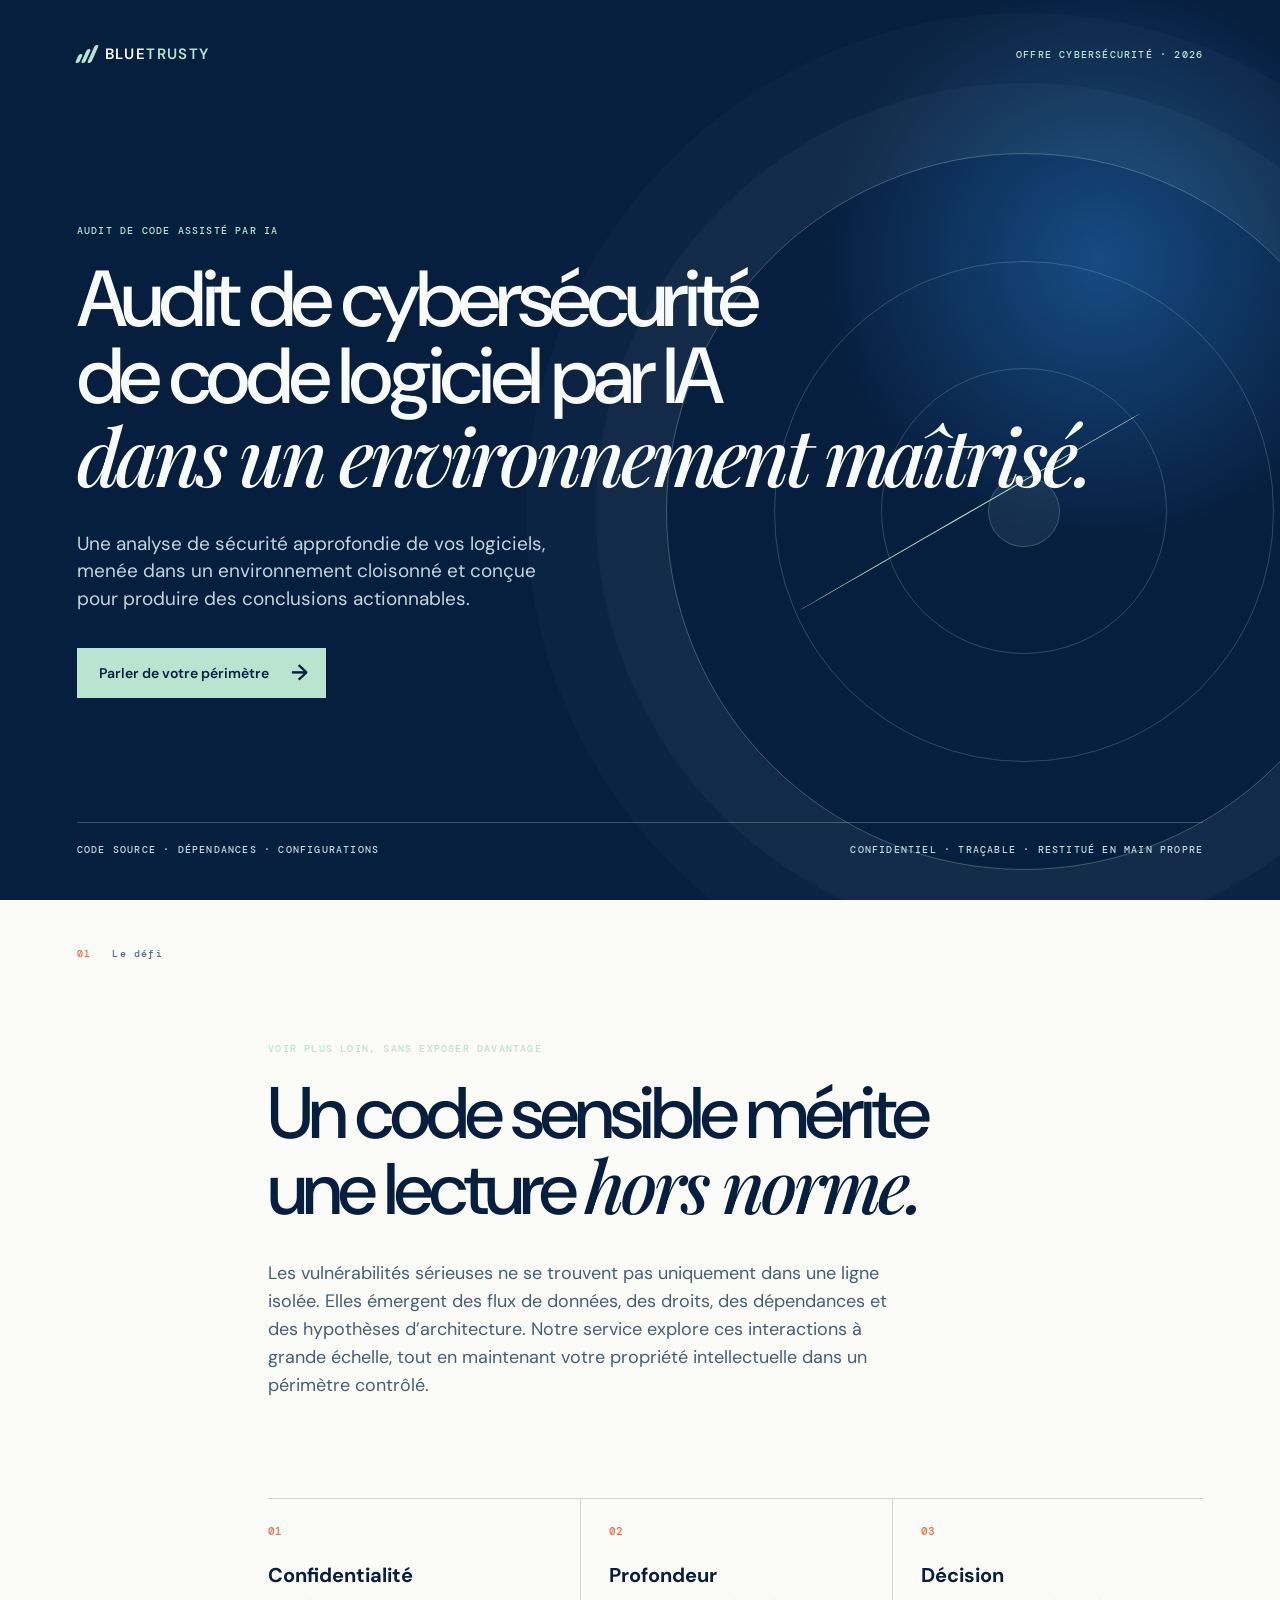
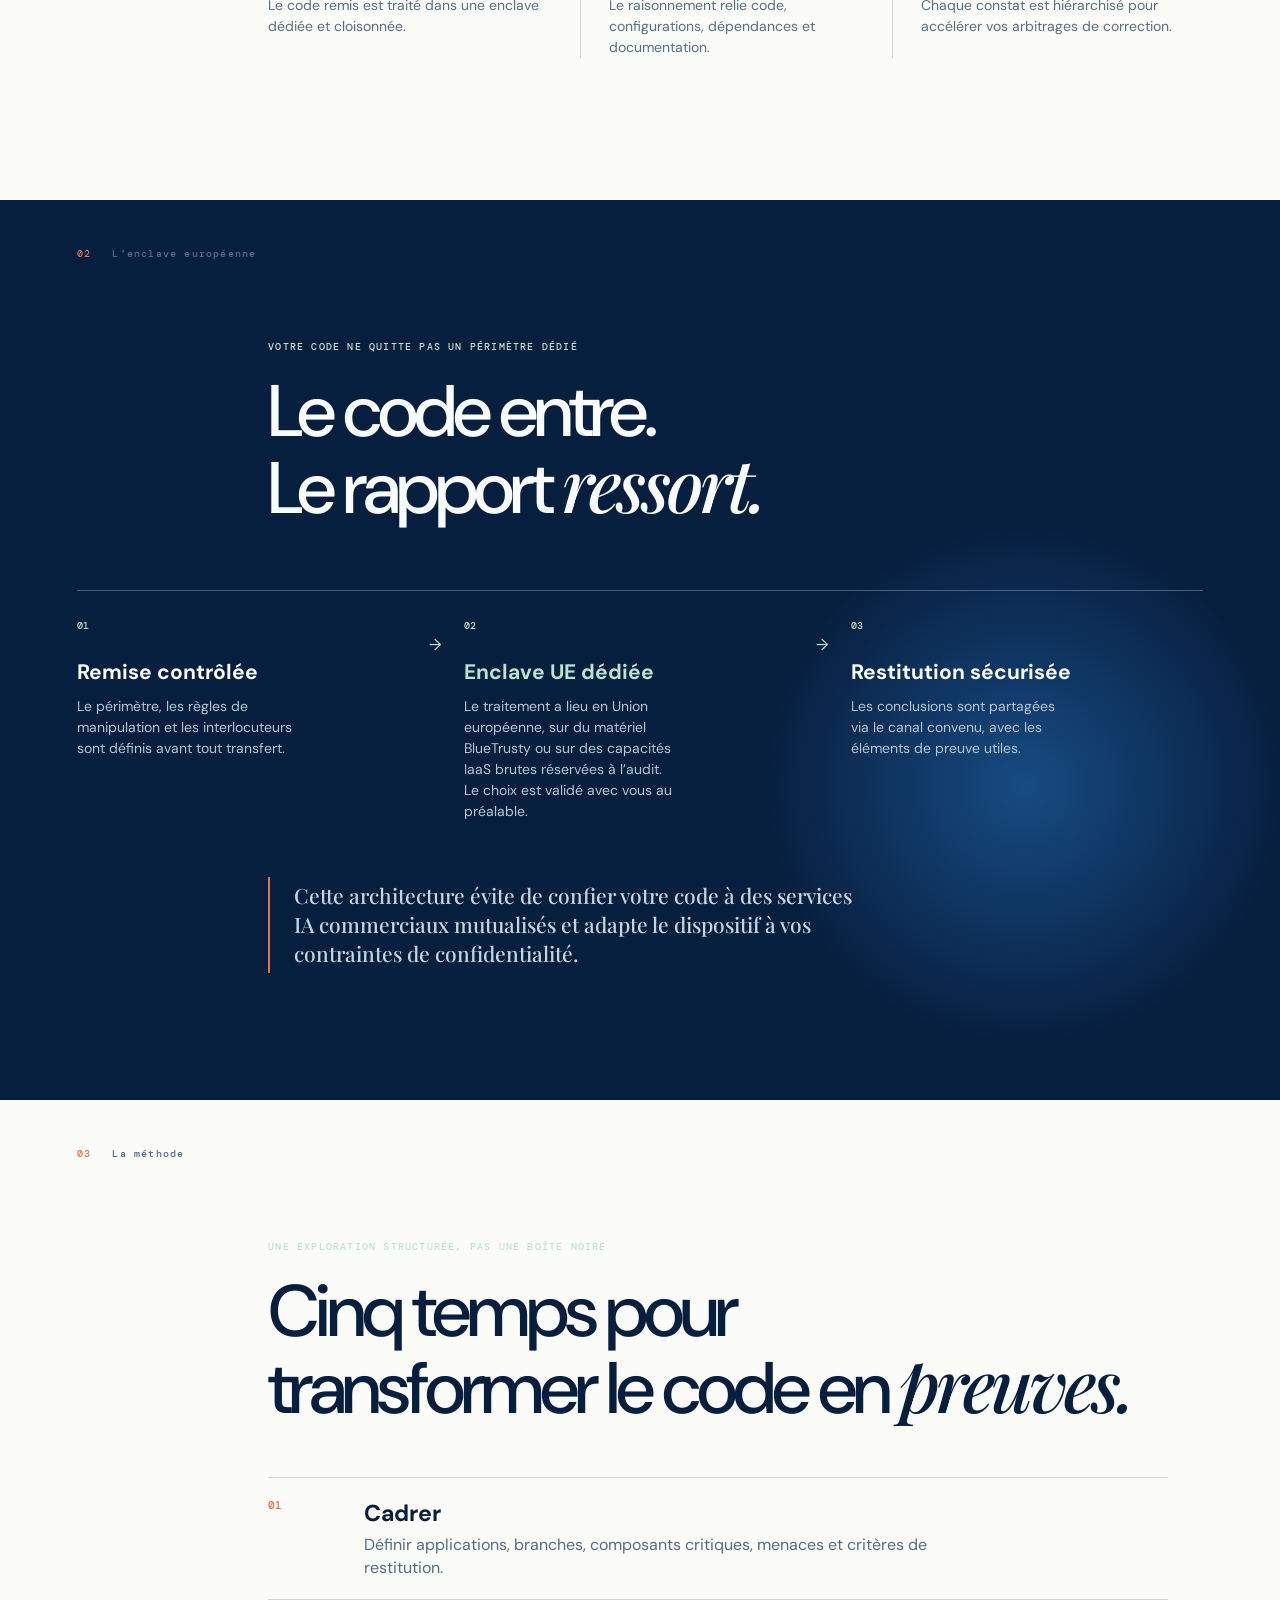
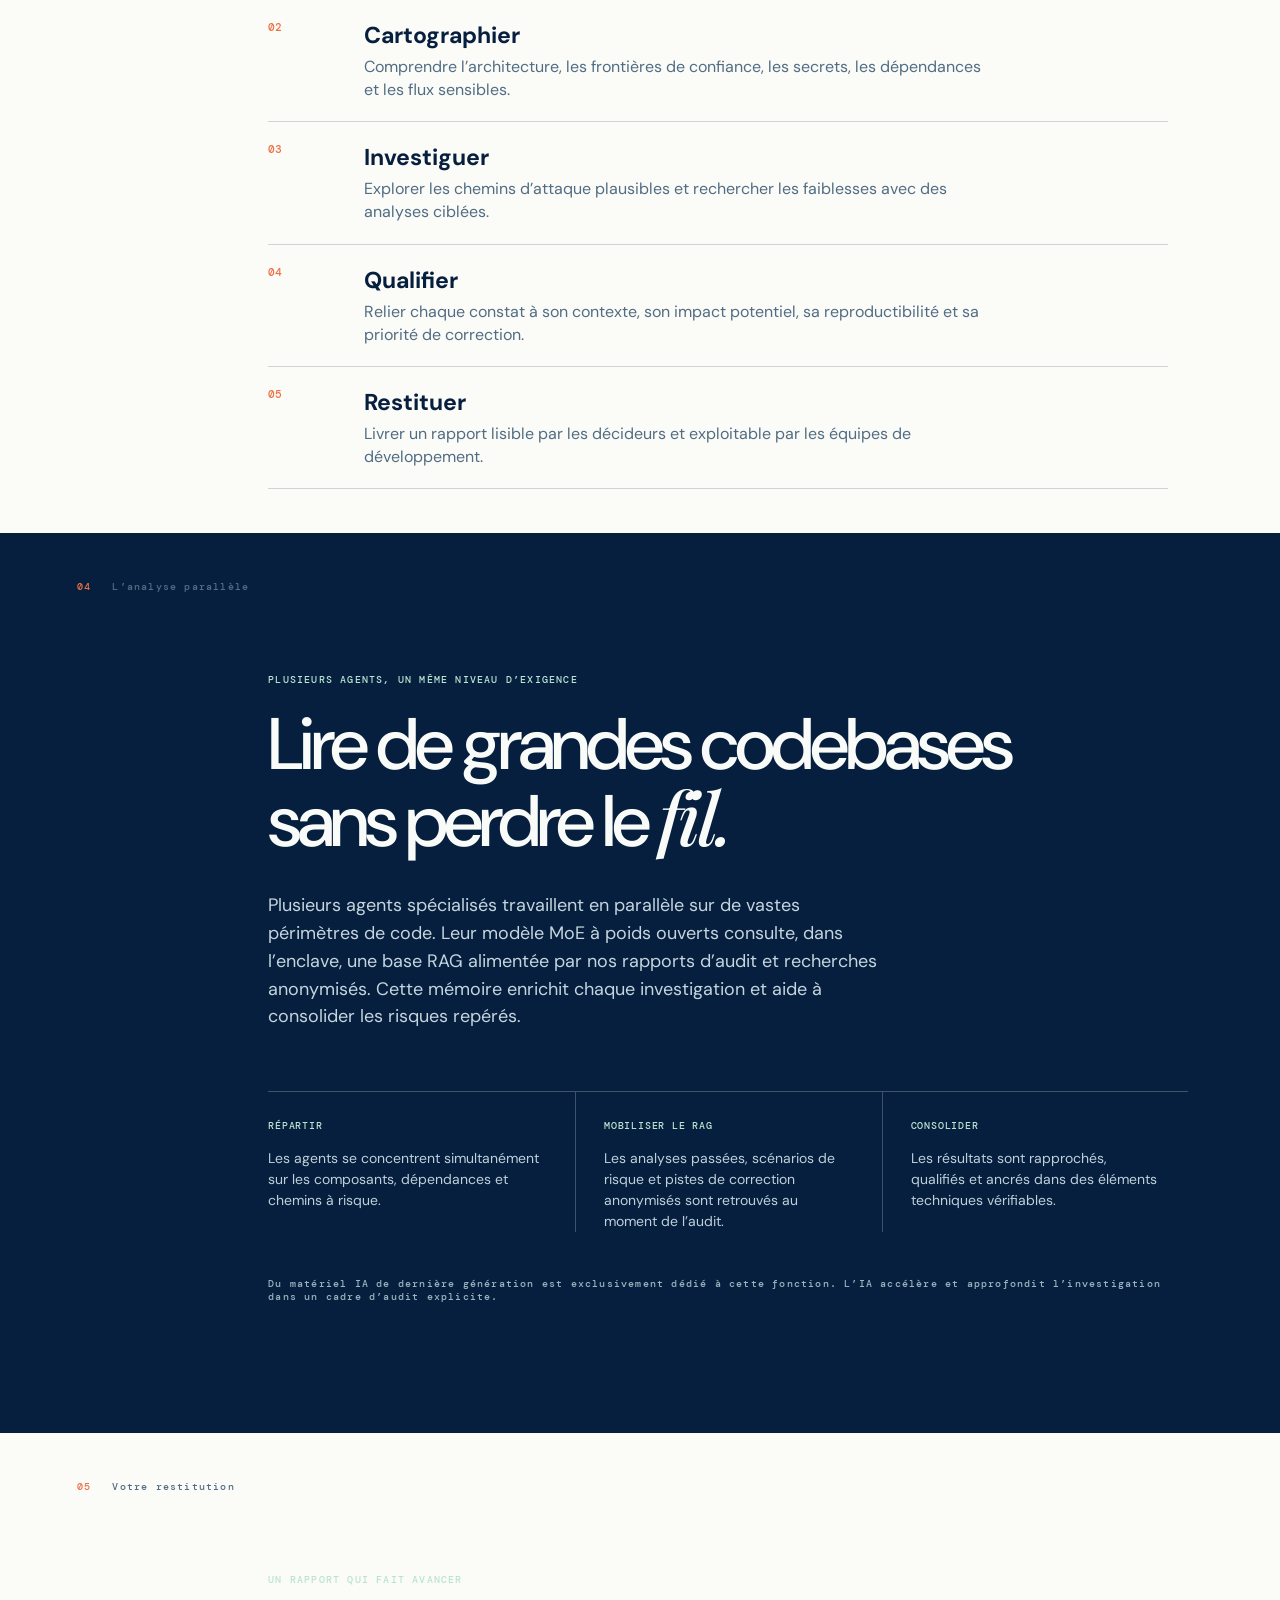
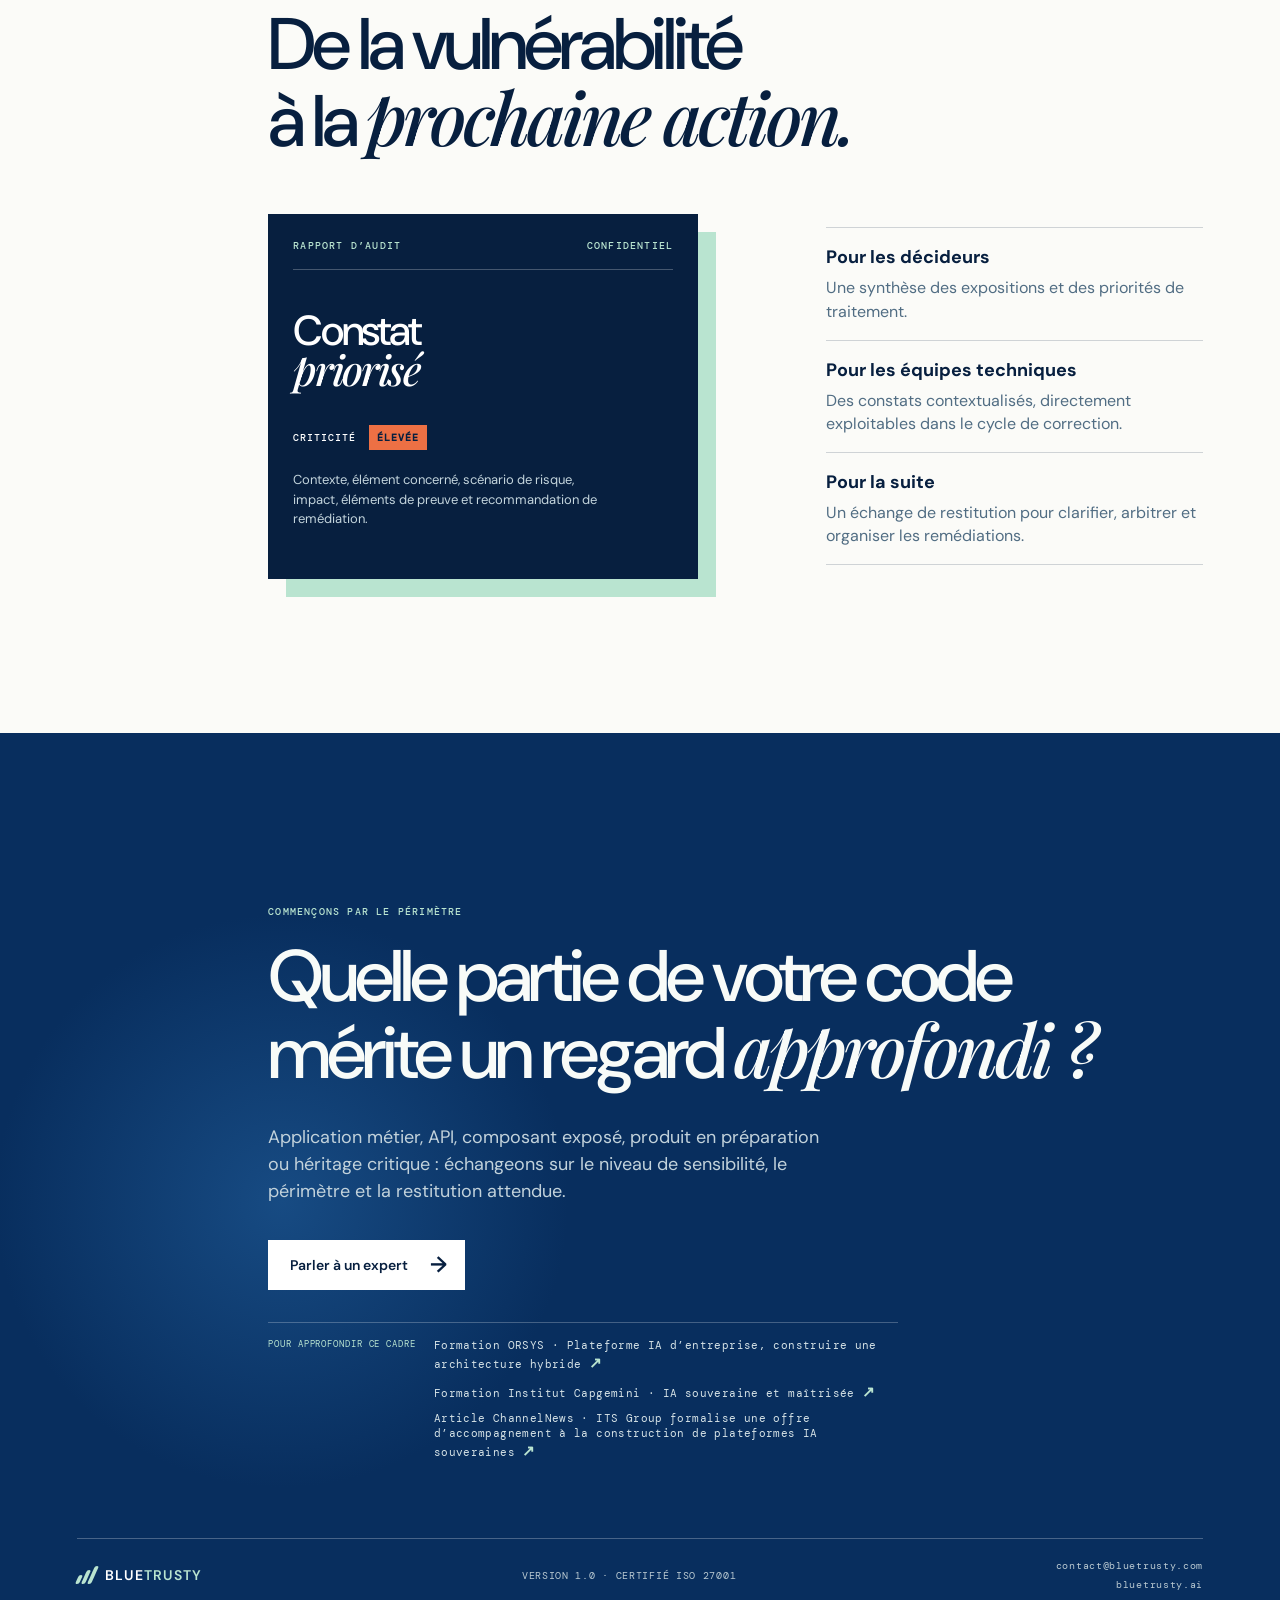
<file: index.html>
<!doctype html>
<html lang="fr">
  <head>
    <meta charset="utf-8" />
    <meta name="viewport" content="width=device-width, initial-scale=1" />
    <meta name="description" content="Brochure — Audit de cybersécurité de code logiciel par IA dans un environnement maîtrisé, par BlueTrusty." />
    <title>BlueTrusty — Audit de cybersécurité de code logiciel par IA dans un environnement maîtrisé</title>
    <link rel="stylesheet" href="styles.css" />
    <style>
      .audit-title { max-width:1100px; font-size:clamp(48px,6.2vw,92px); line-height:.98; }
      .training-links { display:grid; grid-template-columns:auto 1fr; gap:9px 18px; max-width:630px; margin-top:32px; padding-top:15px; border-top:1px solid rgba(255,255,255,.24); font:400 11px/1.35 "DM Mono",monospace; letter-spacing:.035em; }
      .training-links span { grid-row:span 3; color:#b9e4d0; font-size:9px; letter-spacing:.1em; }
      .training-links a { color:#d5e2e6; text-decoration:none; }.training-links b { color:#b9e4d0; font-size:15px; }
      .footer-links { display:flex; flex-direction:column; align-items:flex-end; gap:6px; }
      .contact footer > .footer-version { color:#b9c9d1; }
      @media (max-width:760px) { .audit-title { font-size:clamp(42px,10vw,64px); }.training-links { grid-template-columns:1fr; margin-top:25px; }.training-links span { grid-row:auto; } }
      @media (max-width:760px) { .contact footer { flex-wrap:wrap; }.contact footer > .footer-version { display:block; order:3; width:100%; }.footer-links { align-items:flex-end; } }
    </style>
  </head>
  <body>
    <main class="brochure">
      <section class="cover page" id="accueil">
        <nav>
          <a class="brand" href="#accueil" aria-label="BlueTrusty, accueil"><span class="brand-mark" aria-hidden="true"><i></i><i></i><i></i></span><span>BLUE<span>TRUSTY</span></span></a>
          <span class="eyebrow">OFFRE CYBERSÉCURITÉ · 2026</span>
        </nav>
        <div class="cover-art" aria-hidden="true"><span></span><span></span><span></span><span></span></div>
        <div class="cover-content">
          <p class="kicker">AUDIT DE CODE ASSISTÉ PAR IA</p>
          <h1 class="audit-title">Audit de cybersécurité<br />de code logiciel par IA<br /><em>dans un environnement maîtrisé.</em></h1>
          <p class="lede">Une analyse de sécurité approfondie de vos logiciels, menée dans un environnement cloisonné et conçue pour produire des conclusions actionnables.</p>
          <a class="button" href="#contact">Parler de votre périmètre <span>→</span></a>
        </div>
        <div class="cover-footer"><span>CODE SOURCE · DÉPENDANCES · CONFIGURATIONS</span><span>CONFIDENTIEL · TRAÇABLE · RESTITUÉ EN MAIN PROPRE</span></div>
      </section>

      <section class="challenge page page-light">
        <div class="section-label"><span>01</span> Le défi</div>
        <div class="offset-copy">
          <p class="kicker">VOIR PLUS LOIN, SANS EXPOSER DAVANTAGE</p>
          <h2>Un code sensible mérite<br />une lecture <em>hors norme.</em></h2>
          <p>Les vulnérabilités sérieuses ne se trouvent pas uniquement dans une ligne isolée. Elles émergent des flux de données, des droits, des dépendances et des hypothèses d’architecture. Notre service explore ces interactions à grande échelle, tout en maintenant votre propriété intellectuelle dans un périmètre contrôlé.</p>
        </div>
        <div class="commitments">
          <article><strong>01</strong><h3>Confidentialité</h3><p>Le code remis est traité dans une enclave dédiée et cloisonnée.</p></article>
          <article><strong>02</strong><h3>Profondeur</h3><p>Le raisonnement relie code, configurations, dépendances et documentation.</p></article>
          <article><strong>03</strong><h3>Décision</h3><p>Chaque constat est hiérarchisé pour accélérer vos arbitrages de correction.</p></article>
        </div>
      </section>

      <section class="enclave page">
        <div class="section-label"><span>02</span> L’enclave européenne</div>
        <div class="offset-copy">
          <p class="kicker">VOTRE CODE NE QUITTE PAS UN PÉRIMÈTRE DÉDIÉ</p>
          <h2>Le code entre.<br />Le rapport <em>ressort.</em></h2>
        </div>
        <div class="enclave-grid" aria-label="Parcours sécurisé de l'audit">
          <div class="enclave-step"><b>01</b><h3>Remise contrôlée</h3><p>Le périmètre, les règles de manipulation et les interlocuteurs sont définis avant tout transfert.</p></div>
          <div class="connector" aria-hidden="true">→</div>
          <div class="enclave-step core"><b>02</b><h3>Enclave UE dédiée</h3><p>Le traitement a lieu en Union européenne, sur du matériel BlueTrusty ou sur des capacités IaaS brutes réservées à l’audit. Le choix est validé avec vous au préalable.</p></div>
          <div class="connector" aria-hidden="true">→</div>
          <div class="enclave-step"><b>03</b><h3>Restitution sécurisée</h3><p>Les conclusions sont partagées via le canal convenu, avec les éléments de preuve utiles.</p></div>
        </div>
        <aside class="note">Cette architecture évite de confier votre code à des services IA commerciaux mutualisés et adapte le dispositif à vos contraintes de confidentialité.</aside>
      </section>

      <section class="method page page-light">
        <div class="section-label"><span>03</span> La méthode</div>
        <div class="offset-copy method-heading">
          <p class="kicker">UNE EXPLORATION STRUCTURÉE, PAS UNE BOÎTE NOIRE</p>
          <h2>Cinq temps pour<br />transformer le code en <em>preuves.</em></h2>
        </div>
        <ol class="method-list">
          <li><span>01</span><div><h3>Cadrer</h3><p>Définir applications, branches, composants critiques, menaces et critères de restitution.</p></div></li>
          <li><span>02</span><div><h3>Cartographier</h3><p>Comprendre l’architecture, les frontières de confiance, les secrets, les dépendances et les flux sensibles.</p></div></li>
          <li><span>03</span><div><h3>Investiguer</h3><p>Explorer les chemins d’attaque plausibles et rechercher les faiblesses avec des analyses ciblées.</p></div></li>
          <li><span>04</span><div><h3>Qualifier</h3><p>Relier chaque constat à son contexte, son impact potentiel, sa reproductibilité et sa priorité de correction.</p></div></li>
          <li><span>05</span><div><h3>Restituer</h3><p>Livrer un rapport lisible par les décideurs et exploitable par les équipes de développement.</p></div></li>
        </ol>
      </section>

      <section class="engine page">
        <div class="section-label"><span>04</span> L’analyse parallèle</div>
        <div class="offset-copy">
          <p class="kicker">PLUSIEURS AGENTS, UN MÊME NIVEAU D’EXIGENCE</p>
          <h2>Lire de grandes codebases<br />sans perdre le <em>fil.</em></h2>
          <p class="body-copy">Plusieurs agents spécialisés travaillent en parallèle sur de vastes périmètres de code. Leur modèle MoE à poids ouverts consulte, dans l’enclave, une base RAG alimentée par nos rapports d’audit et recherches anonymisés. Cette mémoire enrichit chaque investigation et aide à consolider les risques repérés.</p>
        </div>
        <div class="engine-cards">
          <article><span>RÉPARTIR</span><p>Les agents se concentrent simultanément sur les composants, dépendances et chemins à risque.</p></article>
          <article><span>MOBILISER LE RAG</span><p>Les analyses passées, scénarios de risque et pistes de correction anonymisés sont retrouvés au moment de l’audit.</p></article>
          <article><span>CONSOLIDER</span><p>Les résultats sont rapprochés, qualifiés et ancrés dans des éléments techniques vérifiables.</p></article>
        </div>
        <p class="disclaimer">Du matériel IA de dernière génération est exclusivement dédié à cette fonction. L’IA accélère et approfondit l’investigation dans un cadre d’audit explicite.</p>
      </section>

      <section class="deliverable page page-light">
        <div class="section-label"><span>05</span> Votre restitution</div>
        <div class="offset-copy">
          <p class="kicker">UN RAPPORT QUI FAIT AVANCER</p>
          <h2>De la vulnérabilité<br />à la <em>prochaine action.</em></h2>
        </div>
        <div class="report-layout">
          <div class="report-sheet">
            <div class="sheet-top"><span>RAPPORT D’AUDIT</span><span>CONFIDENTIEL</span></div>
            <h3>Constat<br /><em>priorisé</em></h3>
            <div class="severity"><span>CRITICITÉ</span><b>ÉLEVÉE</b></div>
            <p>Contexte, élément concerné, scénario de risque, impact, éléments de preuve et recommandation de remédiation.</p>
          </div>
          <div class="report-points">
            <article><b>Pour les décideurs</b><p>Une synthèse des expositions et des priorités de traitement.</p></article>
            <article><b>Pour les équipes techniques</b><p>Des constats contextualisés, directement exploitables dans le cycle de correction.</p></article>
            <article><b>Pour la suite</b><p>Un échange de restitution pour clarifier, arbitrer et organiser les remédiations.</p></article>
          </div>
        </div>
      </section>

      <section class="contact page" id="contact">
        <div class="contact-inner">
          <p class="kicker">COMMENÇONS PAR LE PÉRIMÈTRE</p>
          <h2>Quelle partie de votre code<br />mérite un regard <em>approfondi ?</em></h2>
          <p>Application métier, API, composant exposé, produit en préparation ou héritage critique : échangeons sur le niveau de sensibilité, le périmètre et la restitution attendue.</p>
          <a class="button button-light" href="https://bluetrusty.ai/" target="_blank" rel="noreferrer">Parler à un expert <span>→</span></a>
          <div class="training-links">
            <span>POUR APPROFONDIR CE CADRE</span>
            <a href="https://www.orsys.fr/formation/ahi" target="_blank" rel="noreferrer">Formation ORSYS · Plateforme IA d’entreprise, construire une architecture hybride <b>↗</b></a>
            <a href="https://www.institut.capgemini.fr/formation/construire-sa-plateforme-ia-d-entreprise-souveraine-et-maitrisee/" target="_blank" rel="noreferrer">Formation Institut Capgemini · IA souveraine et maîtrisée <b>↗</b></a>
            <a href="https://www.channelnews.fr/its-group-formalise-une-offre-daccompagnement-a-la-construction-de-plateformes-ia-souveraines-159132" target="_blank" rel="noreferrer">Article ChannelNews · ITS Group formalise une offre d’accompagnement à la construction de plateformes IA souveraines <b>↗</b></a>
          </div>
        </div>
        <footer><a class="brand" href="#accueil"><span class="brand-mark" aria-hidden="true"><i></i><i></i><i></i></span><span>BLUE<span>TRUSTY</span></span></a><span class="footer-version">VERSION 1.0 · CERTIFIÉ ISO 27001</span><div class="footer-links"><a href="mailto:contact@bluetrusty.com">contact@bluetrusty.com</a><a href="https://bluetrusty.ai/" target="_blank" rel="noreferrer">bluetrusty.ai</a></div></footer>
      </section>
    </main>
  </body>
</html>
</file>
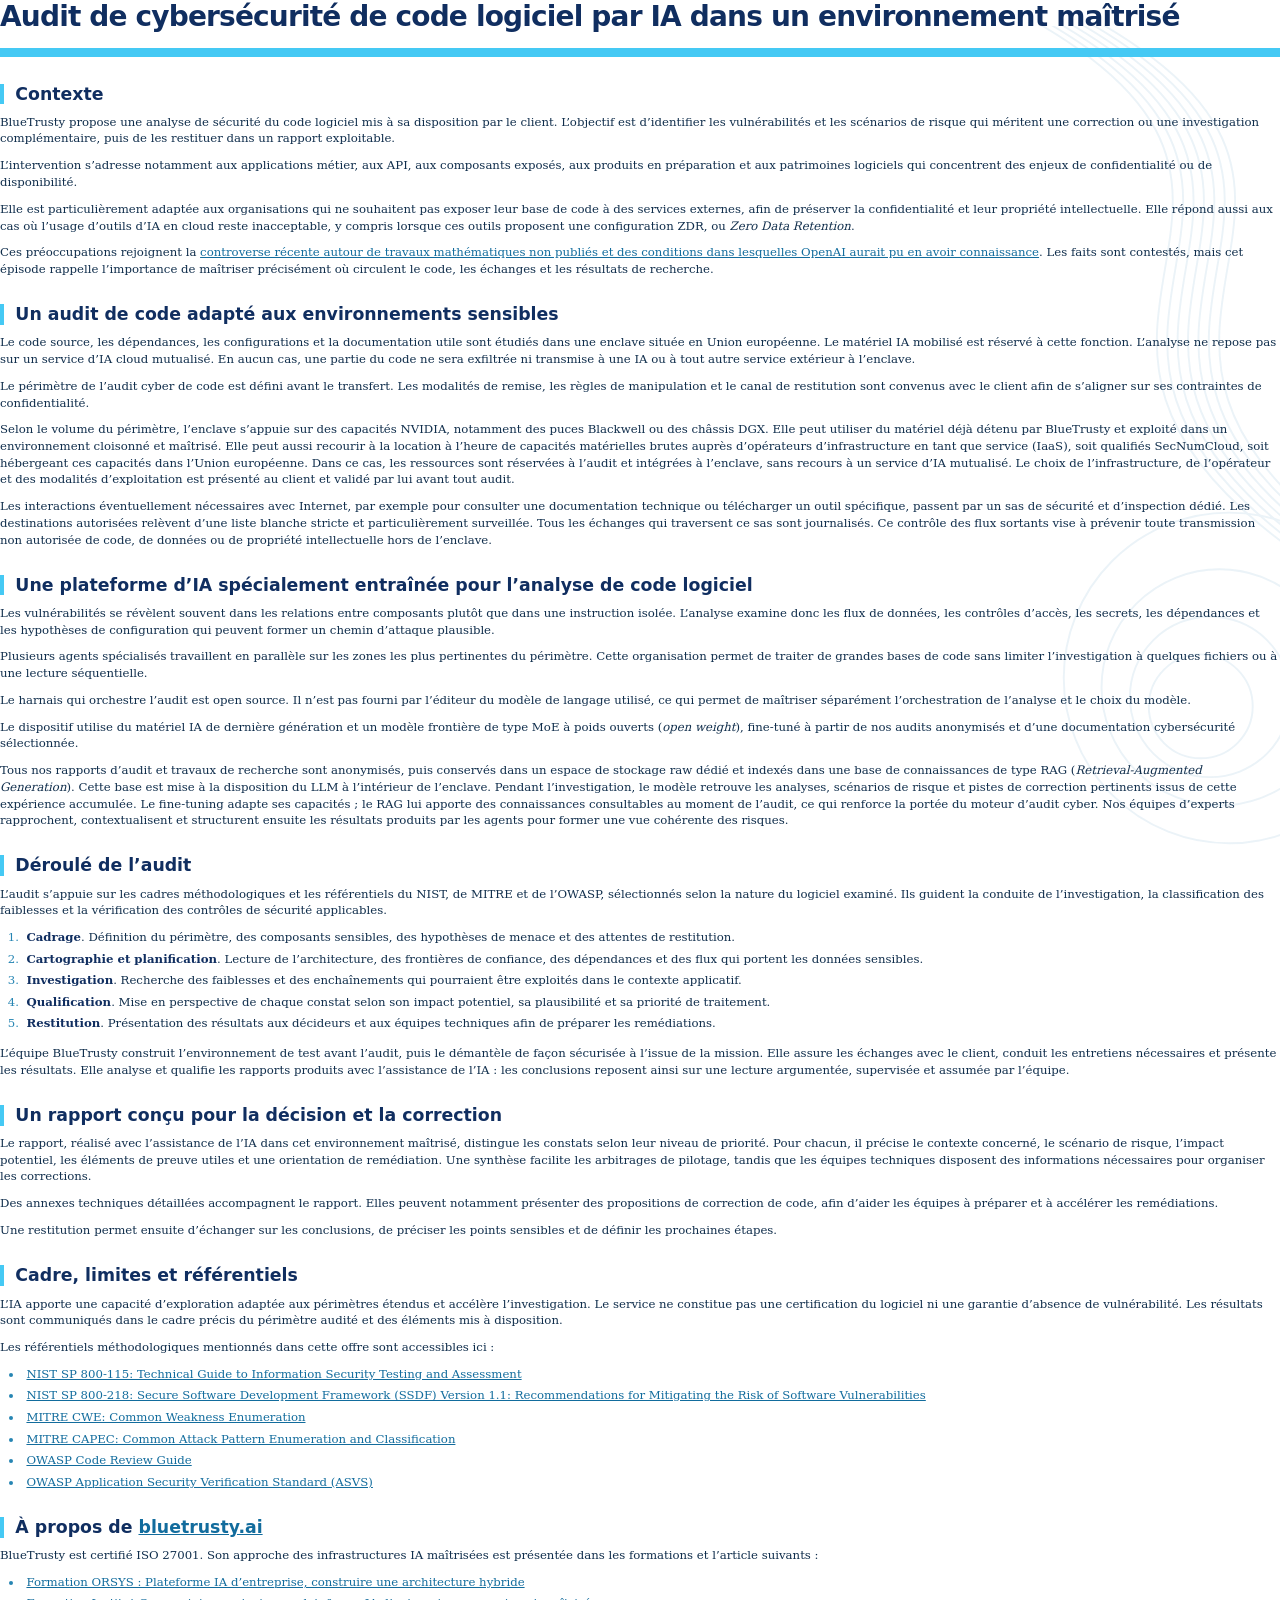
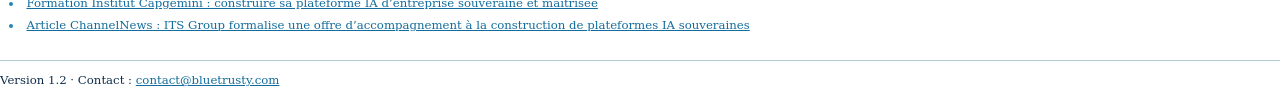
<file: audit-code-detail.html>
<!doctype html>
<html lang="fr">
<head>
  <meta charset="utf-8">
  <meta name="viewport" content="width=device-width, initial-scale=1">
  <title>BlueTrusty — Audit de cybersécurité de code logiciel par IA dans un environnement maîtrisé</title>
  <style>
    @page {
      size: A4;
      margin: 33mm 18mm 20mm;
      @top-center {
        content: "CYBERSÉCURITÉ AUGMENTÉE PAR IA";
        width: 174mm;
        height: 19mm;
        margin-bottom: 4mm;
        padding-right: 5mm;
        color: #c5dfec;
        font: 7.5pt "DejaVu Sans", sans-serif;
        letter-spacing: .1em;
        text-align: right;
        background-image: url("[data-uri]"), linear-gradient(100deg, #102e60, #07182f);
        background-repeat: no-repeat;
        background-position: 5mm center, center;
        background-size: 39mm auto, cover;
      }
      @bottom-center {
        content: "https://blutrusty.com - v1.2 · " counter(page) " / " counter(pages);
        width: 174mm;
        height: 10mm;
        border-top: 1px solid #b4cbd9;
        color: #53718a;
        font: 7pt "DejaVu Sans", sans-serif;
        text-align: right;
      }
    }
    * { box-sizing: border-box; }
    html, body { margin: 0; }
    body { font-family: "DejaVu Serif", Georgia, serif; color: #102e4c; font-size: 8.8pt; line-height: 1.42; -webkit-print-color-adjust: exact; print-color-adjust: exact; }
    .watermark { position: fixed; top: 7mm; right: -18mm; width: 158mm; height: 230mm; z-index: -1; pointer-events: none; opacity: .085; }
    main { position: relative; z-index: 1; }
    h1 { margin: 0 0 7mm; color: #102e60; font: bold 21pt/1.18 "DejaVu Sans", sans-serif; letter-spacing: -.03em; border-bottom: 2.5mm solid #45c9f4; padding-bottom: 4mm; }
    h2 { margin: 7mm 0 2.5mm; padding-left: 3mm; border-left: 1.2mm solid #45c9f4; color: #102e60; font: bold 13pt/1.2 "DejaVu Sans", sans-serif; break-after: avoid; }
    p { margin: 0 0 2.7mm; text-align: left; orphans: 3; widows: 3; }
    ul, ol { margin: 2mm 0 3.5mm; padding-left: 6mm; }
    li { padding-left: 1mm; margin-bottom: 1.3mm; break-inside: avoid; }
    li::marker { color: #2685b3; }
    strong { color: #102e60; }
    a { color: #126c9d; text-decoration: underline; text-underline-offset: 1px; overflow-wrap: anywhere; }
    .closing-rule { margin: 7mm 0 3mm; border: 0; border-top: 1px solid #b4cbd9; }
    h2 + p { break-before: avoid; }
  </style>
</head>
<body>
  <svg class="watermark" viewBox="0 0 630 920" aria-hidden="true">
    <defs><path id="arc" d="M 210,-50 C 700,170 210,300 580,560 S 780,880 340,1010" fill="none" stroke="#1f75aa" stroke-width="2"/></defs>
    <g fill="none" stroke="#1f75aa" stroke-width="2">
      <use href="#arc"/><use href="#arc" transform="translate(11 0)"/><use href="#arc" transform="translate(22 0)"/><use href="#arc" transform="translate(33 0)"/><use href="#arc" transform="translate(44 0)"/><use href="#arc" transform="translate(55 0)"/><use href="#arc" transform="translate(66 0)"/>
      <circle cx="505" cy="690" r="175"/><circle cx="495" cy="700" r="125"/><circle cx="485" cy="710" r="85"/><circle cx="475" cy="720" r="55"/>
    </g>
  </svg>
  <main><h1>Audit de cybersécurité de code logiciel par IA dans un environnement maîtrisé</h1>
<h2>Contexte</h2>
<p>BlueTrusty propose une analyse de sécurité du code logiciel mis à sa disposition par le client. L’objectif est d’identifier les vulnérabilités et les scénarios de risque qui méritent une correction ou une investigation complémentaire, puis de les restituer dans un rapport exploitable.</p>
<p>L’intervention s’adresse notamment aux applications métier, aux API, aux composants exposés, aux produits en préparation et aux patrimoines logiciels qui concentrent des enjeux de confidentialité ou de disponibilité.</p>
<p>Elle est particulièrement adaptée aux organisations qui ne souhaitent pas exposer leur base de code à des services externes, afin de préserver la confidentialité et leur propriété intellectuelle. Elle répond aussi aux cas où l’usage d’outils d’IA en cloud reste inacceptable, y compris lorsque ces outils proposent une configuration ZDR, ou <em>Zero Data Retention</em>.</p>
<p>Ces préoccupations rejoignent la <a href="https://www.numerama.com/tech/2328503-openai-affirme-avoir-resolu-une-partie-dun-probleme-de-maths-du-millenaire-malgre-des-accusations-de-plagiat.html">controverse récente autour de travaux mathématiques non publiés et des conditions dans lesquelles OpenAI aurait pu en avoir connaissance</a>. Les faits sont contestés, mais cet épisode rappelle l’importance de maîtriser précisément où circulent le code, les échanges et les résultats de recherche.</p>
<h2>Un audit de code adapté aux environnements sensibles</h2>
<p>Le code source, les dépendances, les configurations et la documentation utile sont étudiés dans une enclave située en Union européenne. Le matériel IA mobilisé est réservé à cette fonction. L’analyse ne repose pas sur un service d’IA cloud mutualisé. En aucun cas, une partie du code ne sera exfiltrée ni transmise à une IA ou à tout autre service extérieur à l’enclave.</p>
<p>Le périmètre de l’audit cyber de code est défini avant le transfert. Les modalités de remise, les règles de manipulation et le canal de restitution sont convenus avec le client afin de s’aligner sur ses contraintes de confidentialité.</p>
<p>Selon le volume du périmètre, l’enclave s’appuie sur des capacités NVIDIA, notamment des puces Blackwell ou des châssis DGX. Elle peut utiliser du matériel déjà détenu par BlueTrusty et exploité dans un environnement cloisonné et maîtrisé. Elle peut aussi recourir à la location à l’heure de capacités matérielles brutes auprès d’opérateurs d’infrastructure en tant que service (IaaS), soit qualifiés SecNumCloud, soit hébergeant ces capacités dans l’Union européenne. Dans ce cas, les ressources sont réservées à l’audit et intégrées à l’enclave, sans recours à un service d’IA mutualisé. Le choix de l’infrastructure, de l’opérateur et des modalités d’exploitation est présenté au client et validé par lui avant tout audit.</p>
<p>Les interactions éventuellement nécessaires avec Internet, par exemple pour consulter une documentation technique ou télécharger un outil spécifique, passent par un sas de sécurité et d’inspection dédié. Les destinations autorisées relèvent d’une liste blanche stricte et particulièrement surveillée. Tous les échanges qui traversent ce sas sont journalisés. Ce contrôle des flux sortants vise à prévenir toute transmission non autorisée de code, de données ou de propriété intellectuelle hors de l’enclave.</p>
<h2>Une plateforme d’IA spécialement entraînée pour l’analyse de code logiciel</h2>
<p>Les vulnérabilités se révèlent souvent dans les relations entre composants plutôt que dans une instruction isolée. L’analyse examine donc les flux de données, les contrôles d’accès, les secrets, les dépendances et les hypothèses de configuration qui peuvent former un chemin d’attaque plausible.</p>
<p>Plusieurs agents spécialisés travaillent en parallèle sur les zones les plus pertinentes du périmètre. Cette organisation permet de traiter de grandes bases de code sans limiter l’investigation à quelques fichiers ou à une lecture séquentielle.</p>
<p>Le harnais qui orchestre l’audit est open source. Il n’est pas fourni par l’éditeur du modèle de langage utilisé, ce qui permet de maîtriser séparément l’orchestration de l’analyse et le choix du modèle.</p>
<p>Le dispositif utilise du matériel IA de dernière génération et un modèle frontière de type MoE à poids ouverts (<em>open weight</em>), fine-tuné à partir de nos audits anonymisés et d’une documentation cybersécurité sélectionnée.</p>
<p>Tous nos rapports d’audit et travaux de recherche sont anonymisés, puis conservés dans un espace de stockage raw dédié et indexés dans une base de connaissances de type RAG (<em>Retrieval-Augmented Generation</em>). Cette base est mise à la disposition du LLM à l’intérieur de l’enclave. Pendant l’investigation, le modèle retrouve les analyses, scénarios de risque et pistes de correction pertinents issus de cette expérience accumulée. Le fine-tuning adapte ses capacités ; le RAG lui apporte des connaissances consultables au moment de l’audit, ce qui renforce la portée du moteur d’audit cyber. Nos équipes d’experts rapprochent, contextualisent et structurent ensuite les résultats produits par les agents pour former une vue cohérente des risques.</p>
<h2>Déroulé de l’audit</h2>
<p>L’audit s’appuie sur les cadres méthodologiques et les référentiels du NIST, de MITRE et de l’OWASP, sélectionnés selon la nature du logiciel examiné. Ils guident la conduite de l’investigation, la classification des faiblesses et la vérification des contrôles de sécurité applicables.</p>
<ol>
<li><strong>Cadrage</strong>. Définition du périmètre, des composants sensibles, des hypothèses de menace et des attentes de restitution.</li>
<li><strong>Cartographie et planification</strong>. Lecture de l’architecture, des frontières de confiance, des dépendances et des flux qui portent les données sensibles.</li>
<li><strong>Investigation</strong>. Recherche des faiblesses et des enchaînements qui pourraient être exploités dans le contexte applicatif.</li>
<li><strong>Qualification</strong>. Mise en perspective de chaque constat selon son impact potentiel, sa plausibilité et sa priorité de traitement.</li>
<li><strong>Restitution</strong>. Présentation des résultats aux décideurs et aux équipes techniques afin de préparer les remédiations.</li>
</ol>
<p>L’équipe BlueTrusty construit l’environnement de test avant l’audit, puis le démantèle de façon sécurisée à l’issue de la mission. Elle assure les échanges avec le client, conduit les entretiens nécessaires et présente les résultats. Elle analyse et qualifie les rapports produits avec l’assistance de l’IA : les conclusions reposent ainsi sur une lecture argumentée, supervisée et assumée par l’équipe.</p>
<h2>Un rapport conçu pour la décision et la correction</h2>
<p>Le rapport, réalisé avec l’assistance de l’IA dans cet environnement maîtrisé, distingue les constats selon leur niveau de priorité. Pour chacun, il précise le contexte concerné, le scénario de risque, l’impact potentiel, les éléments de preuve utiles et une orientation de remédiation. Une synthèse facilite les arbitrages de pilotage, tandis que les équipes techniques disposent des informations nécessaires pour organiser les corrections.</p>
<p>Des annexes techniques détaillées accompagnent le rapport. Elles peuvent notamment présenter des propositions de correction de code, afin d’aider les équipes à préparer et à accélérer les remédiations.</p>
<p>Une restitution permet ensuite d’échanger sur les conclusions, de préciser les points sensibles et de définir les prochaines étapes.</p>
<h2>Cadre, limites et référentiels</h2>
<p>L’IA apporte une capacité d’exploration adaptée aux périmètres étendus et accélère l’investigation. Le service ne constitue pas une certification du logiciel ni une garantie d’absence de vulnérabilité. Les résultats sont communiqués dans le cadre précis du périmètre audité et des éléments mis à disposition.</p>
<p>Les référentiels méthodologiques mentionnés dans cette offre sont accessibles ici :</p>
<ul>
<li><a href="https://csrc.nist.gov/pubs/sp/800/115/final">NIST SP 800-115: Technical Guide to Information Security Testing and Assessment</a></li>
<li><a href="https://csrc.nist.gov/pubs/sp/800/218/final">NIST SP 800-218: Secure Software Development Framework (SSDF) Version 1.1: Recommendations for Mitigating the Risk of Software Vulnerabilities</a></li>
<li><a href="https://cwe.mitre.org/">MITRE CWE: Common Weakness Enumeration</a></li>
<li><a href="https://capec.mitre.org/">MITRE CAPEC: Common Attack Pattern Enumeration and Classification</a></li>
<li><a href="https://owasp.org/projects/code-review-guide">OWASP Code Review Guide</a></li>
<li><a href="https://owasp.org/projects/asvs">OWASP Application Security Verification Standard (ASVS)</a></li>
</ul>
<h2>À propos de <a href="https://bluetrusty.ai/">bluetrusty.ai</a></h2>
<p>BlueTrusty est certifié ISO 27001. Son approche des infrastructures IA maîtrisées est présentée dans les formations et l’article suivants :</p>
<ul>
<li><a href="https://www.orsys.fr/formation/ahi">Formation ORSYS : Plateforme IA d’entreprise, construire une architecture hybride</a></li>
<li><a href="https://www.institut.capgemini.fr/formation/construire-sa-plateforme-ia-d-entreprise-souveraine-et-maitrisee/">Formation Institut Capgemini : construire sa plateforme IA d’entreprise souveraine et maîtrisée</a></li>
<li><a href="https://www.channelnews.fr/its-group-formalise-une-offre-daccompagnement-a-la-construction-de-plateformes-ia-souveraines-159132">Article ChannelNews : ITS Group formalise une offre d’accompagnement à la construction de plateformes IA souveraines</a></li>
</ul>
<hr class="closing-rule">
<p>Version 1.2 · Contact : <a href="mailto:contact@bluetrusty.com">contact@bluetrusty.com</a></p></main>
</body>
</html>
</file>
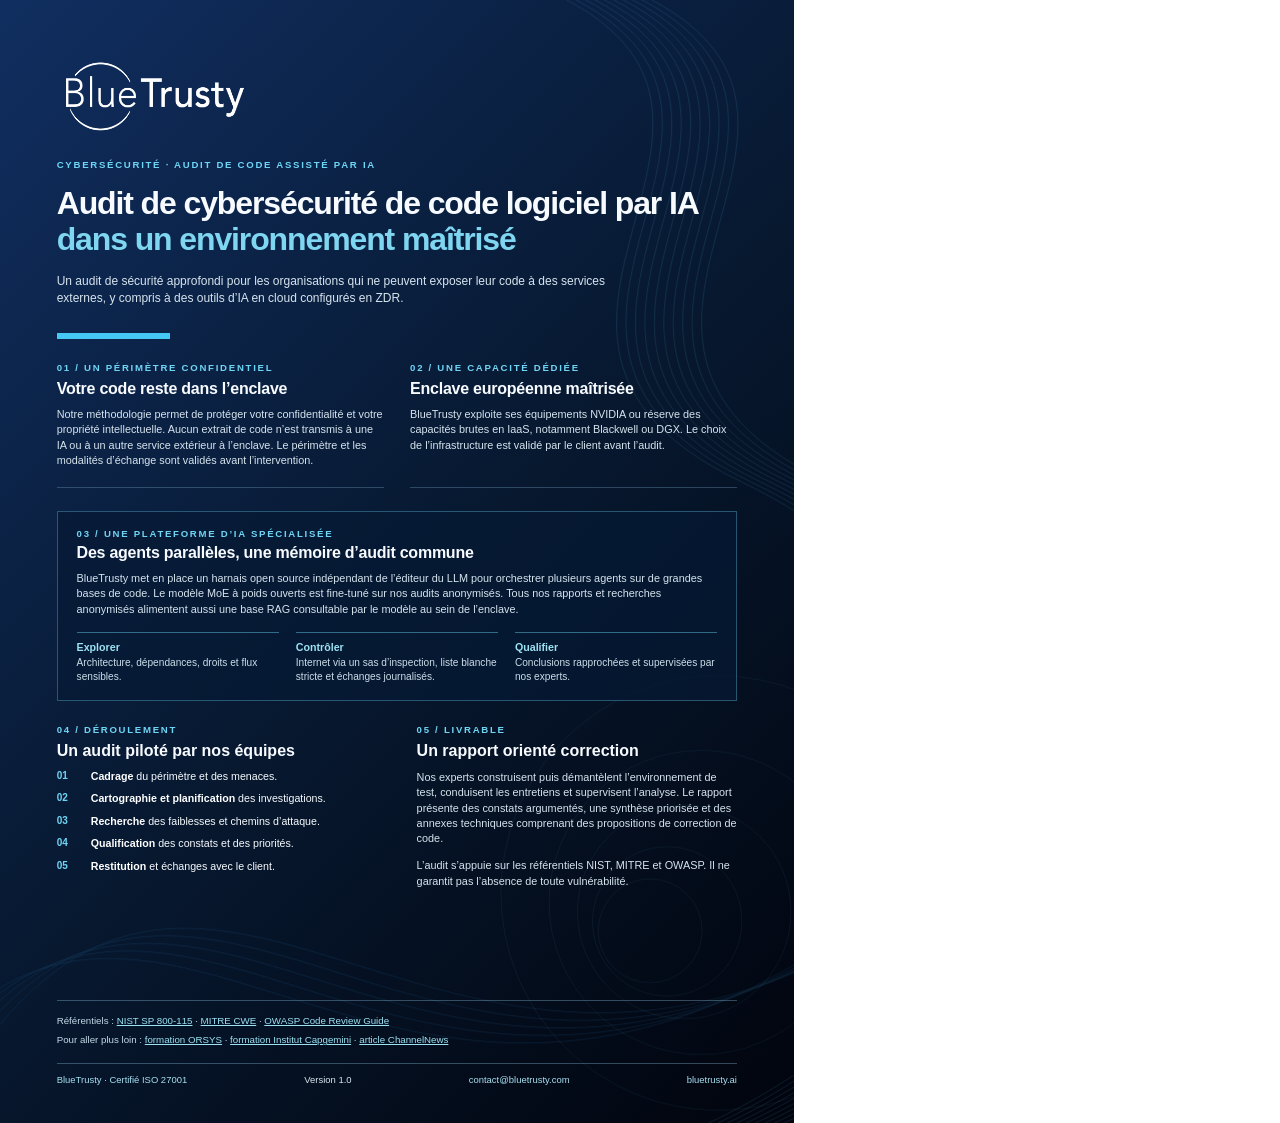
<file: fiche-audit-code.html>
<!doctype html>
<html lang="fr">
<head>
  <meta charset="utf-8">
  <meta name="viewport" content="width=device-width, initial-scale=1">
  <title>BlueTrusty — Audit de cybersécurité de code logiciel par IA</title>
  <style>
    @page { size: A4; margin: 0; }
    * { box-sizing: border-box; }
    html, body { width: 210mm; height: 297mm; margin: 0; }
    body { font-family: Arial, Helvetica, sans-serif; color: #f7fbff; -webkit-print-color-adjust: exact; print-color-adjust: exact; }
    a { color: inherit; text-decoration: none; }
    .sheet { position: relative; width: 210mm; height: 297mm; overflow: hidden; padding: 14mm 15mm 10mm; background: linear-gradient(135deg, #102e60 0%, #07182f 53%, #01040d 100%); }
    .art { position: absolute; inset: 0; width: 210mm; height: 297mm; opacity: .72; pointer-events: none; }
    .content { position: relative; z-index: 1; height: 100%; display: flex; flex-direction: column; }
    .topline { display: flex; justify-content: space-between; align-items: flex-start; min-height: 24mm; }
    .logo { width: 52mm; height: 23mm; object-fit: contain; object-position: left top; }
    .hero { padding-top: 4mm; padding-bottom: 7mm; }
    .eyebrow, .label, .mini-label { color: #6fd5f4; font-size: 7.2pt; font-weight: 700; letter-spacing: .18em; text-transform: uppercase; }
    .eyebrow { margin: 0 0 4mm; }
    h1 { max-width: 174mm; margin: 0; font-size: 24pt; line-height: 1.14; letter-spacing: -.035em; font-weight: 700; }
    h1 span { color: #7fd6f0; }
    .intro { max-width: 156mm; margin: 4mm 0 0; color: #d6e4ee; font-size: 9pt; line-height: 1.42; }
    .rule { width: 30mm; height: 1.5mm; margin: 0 0 6mm; background: #45c9f4; }
    .grid { display: grid; grid-template-columns: 1fr 1fr; gap: 6mm 7mm; }
    .block { padding: 0 0 5mm; border-bottom: 1px solid rgba(145, 198, 227, .28); }
    .block h2, .wide h2 { margin: 2mm 0 2mm; font-size: 12pt; line-height: 1.18; letter-spacing: -.015em; }
    .block p, .wide p, .deliver p { margin: 0; color: #d6e4ee; font-size: 8.15pt; line-height: 1.42; }
    .wide { margin-top: 6mm; padding: 4.2mm 5mm 4.5mm; border: 1px solid rgba(111, 213, 244, .33); background: rgba(6, 26, 54, .70); }
    .wide h2 { margin-top: 1.5mm; }
    .wide p { max-width: 170mm; }
    .three { display: grid; grid-template-columns: 1fr 1fr 1fr; gap: 4.5mm; margin-top: 4mm; }
    .three div { border-top: 1px solid rgba(111, 213, 244, .44); padding-top: 2mm; }
    .three strong { color: #9ce2f3; display: block; margin-bottom: 1mm; font-size: 8pt; }
    .three span { display: block; color: #ccdeea; font-size: 7.6pt; line-height: 1.32; }
    .lower { display: grid; grid-template-columns: 1.02fr .98fr; gap: 7mm; margin-top: 6mm; }
    .lower h2 { margin: 2mm 0 2.5mm; font-size: 12pt; }
    .steps { margin: 0; padding: 0; list-style: none; }
    .steps li { display: grid; grid-template-columns: 8mm 1fr; gap: 1mm; margin: 0 0 2.3mm; font-size: 8pt; line-height: 1.29; }
    .steps b { color: #6fd5f4; font-size: 7.5pt; }
    .steps strong { color: white; }
    .deliver p + p { margin-top: 3mm; }
    .bottom { margin-top: auto; }
    .sources { padding-top: 3.5mm; border-top: 1px solid rgba(145, 198, 227, .35); color: #c3d9e8; font-size: 7.3pt; line-height: 1.5; }
    .sources a { color: #9ce2f3; text-decoration: underline; text-underline-offset: 1px; }
    .sources p { margin: 0 0 1.2mm; }
    .footer { display: flex; justify-content: space-between; align-items: flex-end; gap: 3mm; margin-top: 4mm; padding-top: 2.6mm; border-top: 1px solid rgba(145, 198, 227, .35); color: #d9e8f0; font-size: 7.1pt; }
    .footer a { color: #a7e0f1; }
    .footer .cert { color: #a7e0f1; }
  </style>
</head>
<body>
  <main class="sheet">
    <svg class="art" viewBox="0 0 840 1188" preserveAspectRatio="none" aria-hidden="true">
      <defs>
        <path id="wave" d="M 380,-65 C 1020,45 410,330 785,510 S 1130,1130 520,1265" fill="none" stroke="#58acd3" stroke-width=".75"/>
        <path id="wave2" d="M -120,1170 C 150,760 390,1330 890,990" fill="none" stroke="#3c87c0" stroke-width=".7"/>
      </defs>
      <g opacity=".35">
        <use href="#wave"/><use href="#wave" transform="translate(10 0)"/><use href="#wave" transform="translate(20 0)"/><use href="#wave" transform="translate(30 0)"/><use href="#wave" transform="translate(40 0)"/><use href="#wave" transform="translate(50 0)"/><use href="#wave" transform="translate(60 0)"/><use href="#wave" transform="translate(70 0)"/><use href="#wave" transform="translate(80 0)"/><use href="#wave" transform="translate(90 0)"/>
        <use href="#wave2"/><use href="#wave2" transform="translate(20 -8)"/><use href="#wave2" transform="translate(40 -16)"/><use href="#wave2" transform="translate(60 -24)"/><use href="#wave2" transform="translate(80 -32)"/>
      </g>
      <g fill="none" stroke="#84caef" stroke-width=".7" opacity=".18">
        <circle cx="760" cy="945" r="230"/><circle cx="742" cy="955" r="161"/><circle cx="724" cy="965" r="113"/><circle cx="706" cy="975" r="79"/><circle cx="688" cy="985" r="55"/>
      </g>
    </svg>
    <div class="content">
      <div class="topline">
        <img class="logo" src="assets/bluetrusty-logo-white.png" alt="BlueTrusty">
      </div>

      <header class="hero">
        <p class="eyebrow">Cybersécurité · Audit de code assisté par IA</p>
        <h1>Audit de cybersécurité de code logiciel par IA <span>dans un environnement maîtrisé</span></h1>
        <p class="intro">Un audit de sécurité approfondi pour les organisations qui ne peuvent exposer leur code à des services externes, y compris à des outils d’IA en cloud configurés en ZDR.</p>
      </header>

      <div class="rule"></div>

      <div class="grid">
        <section class="block">
          <div class="label">01 / Un périmètre confidentiel</div>
          <h2>Votre code reste dans l’enclave</h2>
          <p>Notre méthodologie permet de protéger votre confidentialité et votre propriété intellectuelle. Aucun extrait de code n’est transmis à une IA ou à un autre service extérieur à l’enclave. Le périmètre et les modalités d’échange sont validés avant l’intervention.</p>
        </section>
        <section class="block">
          <div class="label">02 / Une capacité dédiée</div>
          <h2>Enclave européenne maîtrisée</h2>
          <p>BlueTrusty exploite ses équipements NVIDIA ou réserve des capacités brutes en IaaS, notamment Blackwell ou DGX. Le choix de l’infrastructure est validé par le client avant l’audit.</p>
        </section>
      </div>

      <section class="wide">
        <div class="label">03 / Une plateforme d’IA spécialisée</div>
        <h2>Des agents parallèles, une mémoire d’audit commune</h2>
        <p>BlueTrusty met en place un harnais open source indépendant de l’éditeur du LLM pour orchestrer plusieurs agents sur de grandes bases de code. Le modèle MoE à poids ouverts est fine-tuné sur nos audits anonymisés. Tous nos rapports et recherches anonymisés alimentent aussi une base RAG consultable par le modèle au sein de l’enclave.</p>
        <div class="three">
          <div><strong>Explorer</strong><span>Architecture, dépendances, droits et flux sensibles.</span></div>
          <div><strong>Contrôler</strong><span>Internet via un sas d’inspection, liste blanche stricte et échanges journalisés.</span></div>
          <div><strong>Qualifier</strong><span>Conclusions rapprochées et supervisées par nos experts.</span></div>
        </div>
      </section>

      <div class="lower">
        <section>
          <div class="label">04 / Déroulement</div>
          <h2>Un audit piloté par nos équipes</h2>
          <ol class="steps">
            <li><b>01</b><span><strong>Cadrage</strong> du périmètre et des menaces.</span></li>
            <li><b>02</b><span><strong>Cartographie et planification</strong> des investigations.</span></li>
            <li><b>03</b><span><strong>Recherche</strong> des faiblesses et chemins d’attaque.</span></li>
            <li><b>04</b><span><strong>Qualification</strong> des constats et des priorités.</span></li>
            <li><b>05</b><span><strong>Restitution</strong> et échanges avec le client.</span></li>
          </ol>
        </section>
        <section class="deliver">
          <div class="label">05 / Livrable</div>
          <h2>Un rapport orienté correction</h2>
          <p>Nos experts construisent puis démantèlent l’environnement de test, conduisent les entretiens et supervisent l’analyse. Le rapport présente des constats argumentés, une synthèse priorisée et des annexes techniques comprenant des propositions de correction de code.</p>
          <p>L’audit s’appuie sur les référentiels NIST, MITRE et OWASP. Il ne garantit pas l’absence de toute vulnérabilité.</p>
        </section>
      </div>

      <div class="bottom">
        <div class="sources">
          <p>Référentiels : <a href="https://csrc.nist.gov/pubs/sp/800/115/final">NIST SP 800-115</a> · <a href="https://cwe.mitre.org/">MITRE CWE</a> · <a href="https://owasp.org/projects/code-review-guide">OWASP Code Review Guide</a></p>
          <p>Pour aller plus loin : <a href="https://www.orsys.fr/formation/ahi">formation ORSYS</a> · <a href="https://www.institut.capgemini.fr/formation/construire-sa-plateforme-ia-d-entreprise-souveraine-et-maitrisee/">formation Institut Capgemini</a> · <a href="https://www.channelnews.fr/its-group-formalise-une-offre-daccompagnement-a-la-construction-de-plateformes-ia-souveraines-159132">article ChannelNews</a></p>
        </div>
        <footer class="footer">
          <span class="cert">BlueTrusty · Certifié ISO 27001</span>
          <span>Version 1.0</span>
          <a href="mailto:contact@bluetrusty.com">contact@bluetrusty.com</a>
          <a href="https://bluetrusty.ai/">bluetrusty.ai</a>
        </footer>
      </div>
    </div>
  </main>
</body>
</html>
</file>
<file: styles.css>
@import url('https://fonts.googleapis.com/css2?family=DM+Mono:wght@400;500&family=DM+Sans:opsz,wght@9..40,400;9..40,500;9..40,600&family=Playfair+Display:ital,wght@0,500;0,600;1,500;1,600&display=swap');

:root{--ink:#071f3f;--blue:#082e5e;--paper:#fbfbf8;--mint:#b9e4d0;--coral:#ed7044;--line:rgba(7,31,63,.18)}*{box-sizing:border-box}html{scroll-behavior:smooth}body{margin:0;background:var(--paper);color:var(--ink);font-family:"DM Sans",Arial,sans-serif}.page{min-height:100vh;padding:44px clamp(28px,6vw,104px);position:relative;overflow:hidden}.cover,.enclave,.engine,.contact{background:var(--ink);color:#f8fbf8}.page-light{background:var(--paper)}nav,footer{display:flex;align-items:center;justify-content:space-between;gap:20px}.brand{display:flex;align-items:center;gap:10px;color:inherit;text-decoration:none;font-size:15px;font-weight:600;letter-spacing:.09em}.brand>span:last-child span{color:var(--mint)}.brand-mark{display:inline-flex;align-items:flex-end;gap:3px;height:18px}.brand-mark i{display:block;width:4px;border-radius:3px;background:var(--mint);transform:skewX(-24deg)}.brand-mark i:nth-child(1){height:9px}.brand-mark i:nth-child(2){height:14px}.brand-mark i:nth-child(3){height:18px}.eyebrow,.kicker,.section-label,.cover-footer,.sheet-top,.disclaimer{font:500 10px/1.3 "DM Mono",monospace;letter-spacing:.12em}.eyebrow,.kicker{color:var(--mint)}.section-label{position:absolute;top:47px;left:clamp(28px,6vw,104px);color:#536d85}.section-label span{margin-right:14px;color:var(--coral)}h1,h2,h3,p{margin-top:0}h1,h2{font-weight:500;letter-spacing:-.055em}h1{max-width:950px;margin-bottom:30px;font-size:clamp(58px,10vw,150px);line-height:.88}h1 em,h2 em,h3 em{font-family:"Playfair Display",Georgia,serif;font-weight:500}.kicker{margin:0 0 24px}.lede{max-width:500px;color:#c4d5dd;font-size:19px;line-height:1.45}.button{display:inline-flex;align-items:center;gap:22px;margin-top:17px;padding:16px 18px 16px 22px;background:var(--mint);color:var(--ink);font-size:14px;font-weight:600;text-decoration:none}.button span{font-size:22px;line-height:10px}.cover{display:flex;flex-direction:column;background:radial-gradient(circle at 86% 29%,#174b83 0,transparent 22%),var(--ink)}.cover-content{z-index:1;margin:auto 0;padding:10vh 0 6vh}.cover-art{position:absolute;top:17%;right:-8vw;width:min(56vw,770px);aspect-ratio:1;border:1px solid rgba(185,228,208,.32);border-radius:50%;box-shadow:0 0 0 70px rgba(185,228,208,.035),0 0 0 140px rgba(185,228,208,.022)}.cover-art span{position:absolute;border:1px solid rgba(185,228,208,.22);border-radius:50%;inset:15%}.cover-art span:nth-child(2){inset:30%}.cover-art span:nth-child(3){inset:45%;background:rgba(185,228,208,.08)}.cover-art span:nth-child(4){top:50%;right:-20%;width:55%;height:1px;border:0;background:var(--mint);transform:rotate(-30deg)}.cover-footer{z-index:1;display:flex;justify-content:space-between;gap:24px;flex-wrap:wrap;padding-top:20px;border-top:1px solid rgba(255,255,255,.22);color:#c4d5dd}.offset-copy{max-width:960px;margin-left:17%}.challenge{display:flex;flex-direction:column;justify-content:center}.challenge h2,.method h2,.engine h2,.deliverable h2,.contact h2,.enclave h2{margin-bottom:34px;font-size:clamp(40px,5.7vw,86px);line-height:.97}.offset-copy>p:last-child{max-width:650px;color:#456075;font-size:18px;line-height:1.55}.commitments{display:grid;grid-template-columns:repeat(3,1fr);margin:clamp(48px,9vh,110px) 0 0 17%;border-top:1px solid var(--line)}.commitments article{padding:20px 28px 0 0}.commitments article+article{padding-left:28px;border-left:1px solid var(--line)}.commitments strong{color:var(--coral);font:500 11px "DM Mono",monospace}.commitments h3{margin:22px 0 7px;font-size:20px}.commitments p{margin-bottom:0;color:#567087;font-size:14px;line-height:1.5}.enclave{padding-top:140px;background:radial-gradient(circle at 80% 65%,#174b83 0,transparent 22%),var(--ink)}.enclave-grid{display:grid;grid-template-columns:1fr 35px 1fr 35px 1fr;align-items:stretch;margin-top:65px;border-top:1px solid rgba(255,255,255,.27)}.enclave-step{min-height:210px;padding-top:22px}.enclave-step b{color:var(--mint);font:500 10px "DM Mono",monospace}.enclave-step h3{margin:24px 0 10px;font-size:21px}.enclave-step p{max-width:215px;margin-bottom:0;color:#b4c7d0;font-size:14px;line-height:1.5}.enclave-step.core h3{color:var(--mint)}.connector{padding-top:43px;color:var(--mint)}.note{max-width:600px;margin:55px 0 0 17%;padding:4px 0 4px 24px;border-left:2px solid var(--coral);color:#c4d5dd;font:500 21px/1.4 "Playfair Display",serif}.method{padding-top:140px}.method-heading{margin-bottom:52px}.method-list{max-width:900px;margin:0 0 0 17%;padding:0;list-style:none;border-top:1px solid var(--line)}.method-list li{display:grid;grid-template-columns:78px 1fr;gap:18px;padding:20px 0;border-bottom:1px solid var(--line)}.method-list li>span{color:var(--coral);font:500 11px "DM Mono",monospace}.method-list h3{margin:0 0 5px;font-size:23px}.method-list p{max-width:620px;margin-bottom:0;color:#516d83;line-height:1.45}.engine{padding-top:140px}.body-copy{max-width:620px!important;color:#c4d5dd!important}.engine-cards{display:grid;grid-template-columns:repeat(3,1fr);max-width:920px;margin:60px 0 0 17%;border-top:1px solid rgba(255,255,255,.23)}.engine-cards article{padding:21px 28px 0 0}.engine-cards article+article{padding-left:28px;border-left:1px solid rgba(255,255,255,.23)}.engine-cards span{color:var(--mint);font:500 10px "DM Mono",monospace;letter-spacing:.08em}.engine-cards p{margin:14px 0 0;color:#bed0d9;font-size:14px;line-height:1.5}.disclaimer{max-width:920px;margin:45px 0 0 17%;color:#9cb3bf}.deliverable{padding-top:140px}.report-layout{display:grid;grid-template-columns:minmax(280px,430px) 1fr;gap:clamp(50px,10vw,160px);align-items:center;max-width:1000px;margin:56px 0 0 17%}.report-sheet{min-height:365px;padding:25px;background:var(--ink);color:#fff;box-shadow:18px 18px 0 var(--mint)}.sheet-top{display:flex;justify-content:space-between;padding-bottom:17px;border-bottom:1px solid rgba(255,255,255,.25);color:var(--mint)}.report-sheet h3{margin:42px 0 34px;font-size:42px;font-weight:500;letter-spacing:-.055em;line-height:.91}.severity{display:flex;align-items:center;gap:13px;margin-bottom:20px;font:500 10px "DM Mono",monospace;letter-spacing:.1em}.severity b{padding:6px 8px;background:var(--coral);color:var(--ink);font-size:10px}.report-sheet p{max-width:315px;margin-bottom:0;color:#c4d5dd;font-size:13px;line-height:1.5}.report-points article{padding:17px 0;border-top:1px solid var(--line)}.report-points article:last-child{border-bottom:1px solid var(--line)}.report-points b{font-size:18px}.report-points p{max-width:410px;margin:7px 0 0;color:#516d83;line-height:1.45}.contact{display:flex;flex-direction:column;justify-content:center;background:radial-gradient(circle at 22% 52%,#174b83 0,transparent 26%),var(--blue)}.contact-inner{max-width:900px;margin-left:17%}.contact-inner>p:not(.kicker){max-width:570px;color:#c2d2db;font-size:18px;line-height:1.5}.button-light{background:#fff}.contact footer{position:absolute;right:clamp(28px,6vw,104px);bottom:42px;left:clamp(28px,6vw,104px);padding-top:20px;border-top:1px solid rgba(255,255,255,.26);color:#b9c9d1;font:400 10px "DM Mono",monospace;letter-spacing:.07em}.contact footer a{color:inherit;text-decoration:none}.contact footer .brand{color:white;font-family:"DM Sans",Arial,sans-serif;font-size:14px}@media(max-width:760px){.page{min-height:auto;padding:32px 24px 55px}.section-label{position:static;margin-bottom:65px}.cover{min-height:100svh}.cover-content{padding:16vh 0 8vh}.offset-copy,.commitments,.method-list,.engine-cards,.report-layout,.contact-inner{margin-left:0}.commitments,.engine-cards,.enclave-grid,.report-layout{grid-template-columns:1fr}.commitments article+article,.engine-cards article+article{padding-left:0;border-left:0}.enclave-grid{gap:0}.connector{height:30px;padding:4px 0;transform:rotate(90deg)}.enclave-step{min-height:0;padding:16px 0}.note{margin-left:0}.enclave,.method,.engine,.deliverable{padding-top:32px}.method-list li{grid-template-columns:53px 1fr}.engine-cards article{padding-bottom:20px}.report-layout{gap:38px}.contact{min-height:100svh}.contact footer{right:24px;bottom:25px;left:24px}.contact footer>span{display:none}.challenge h2,.method h2,.engine h2,.deliverable h2,.contact h2,.enclave h2{font-size:43px}.cover-footer{font-size:9px}}@media print{@page{size:A4;margin:0}.page{min-height:297mm;break-after:page}.cover,.contact{min-height:297mm}.button{border:1px solid currentColor}}
</file>
